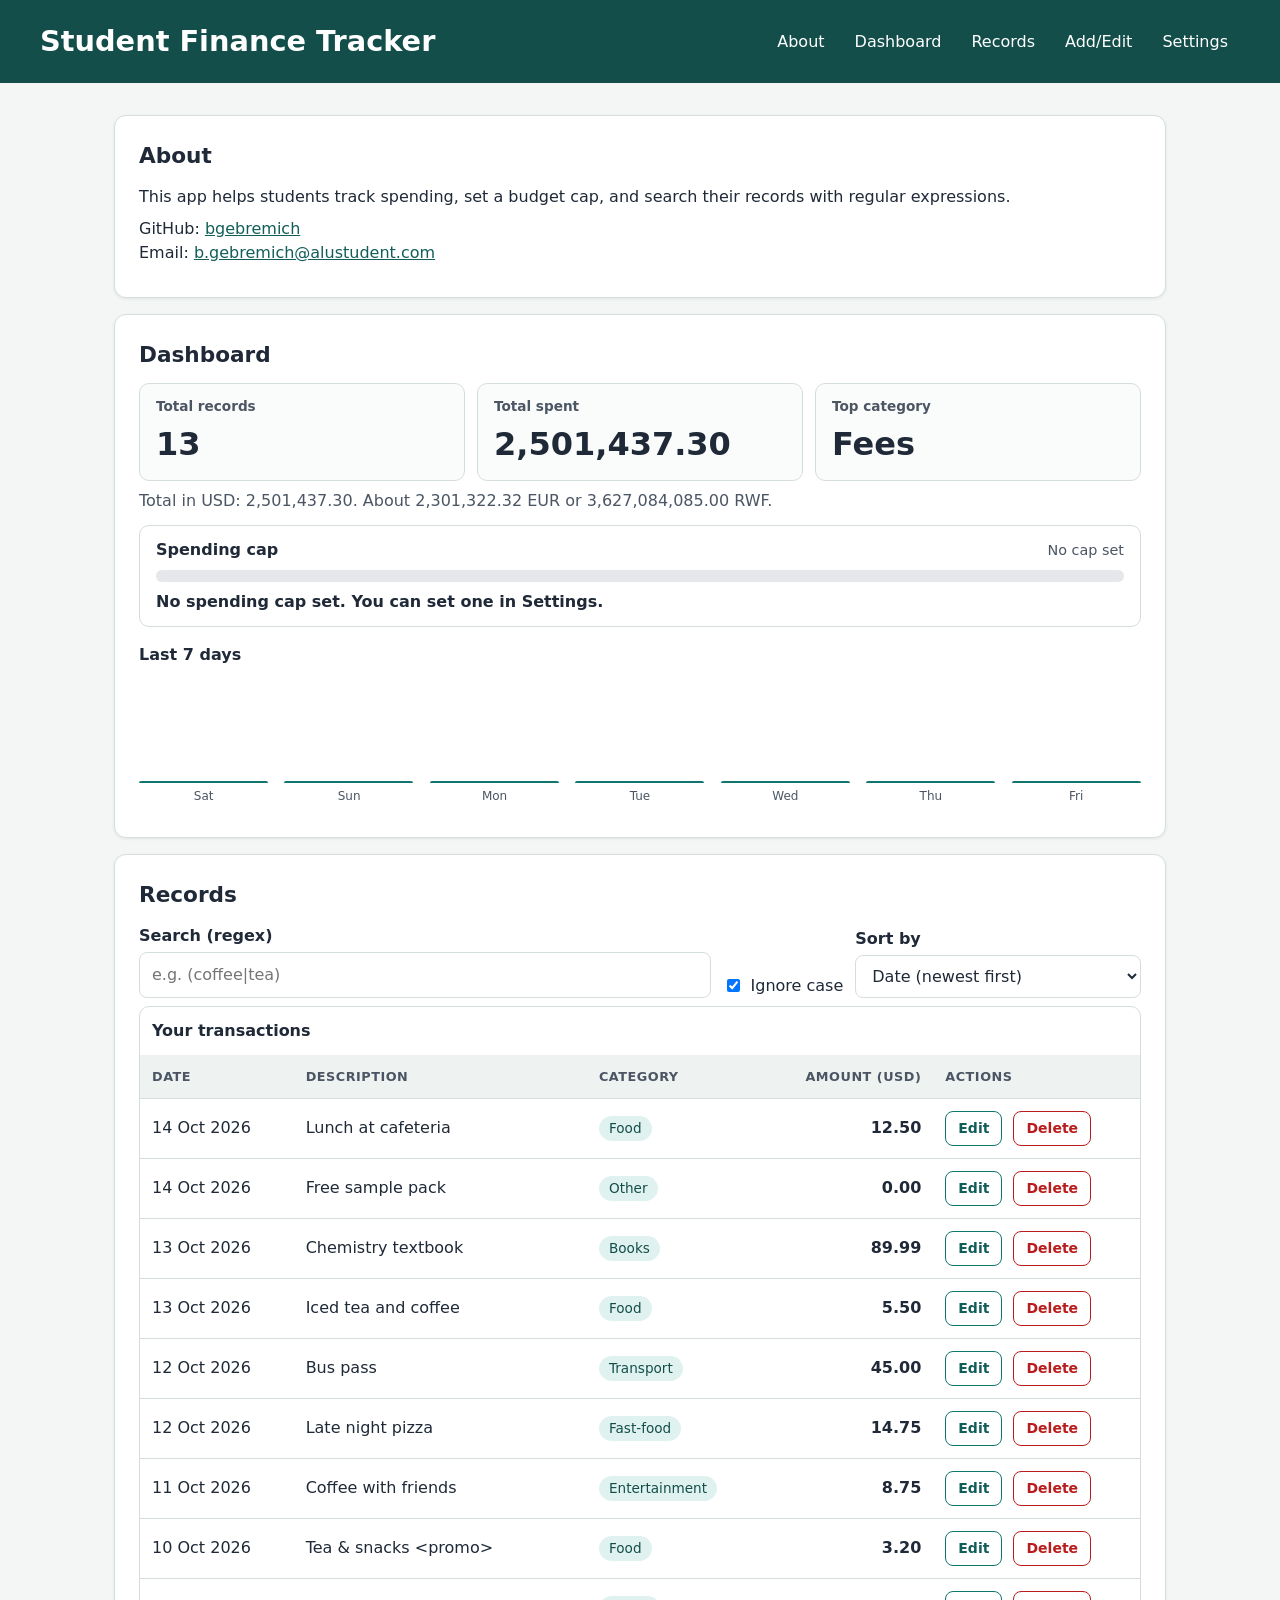
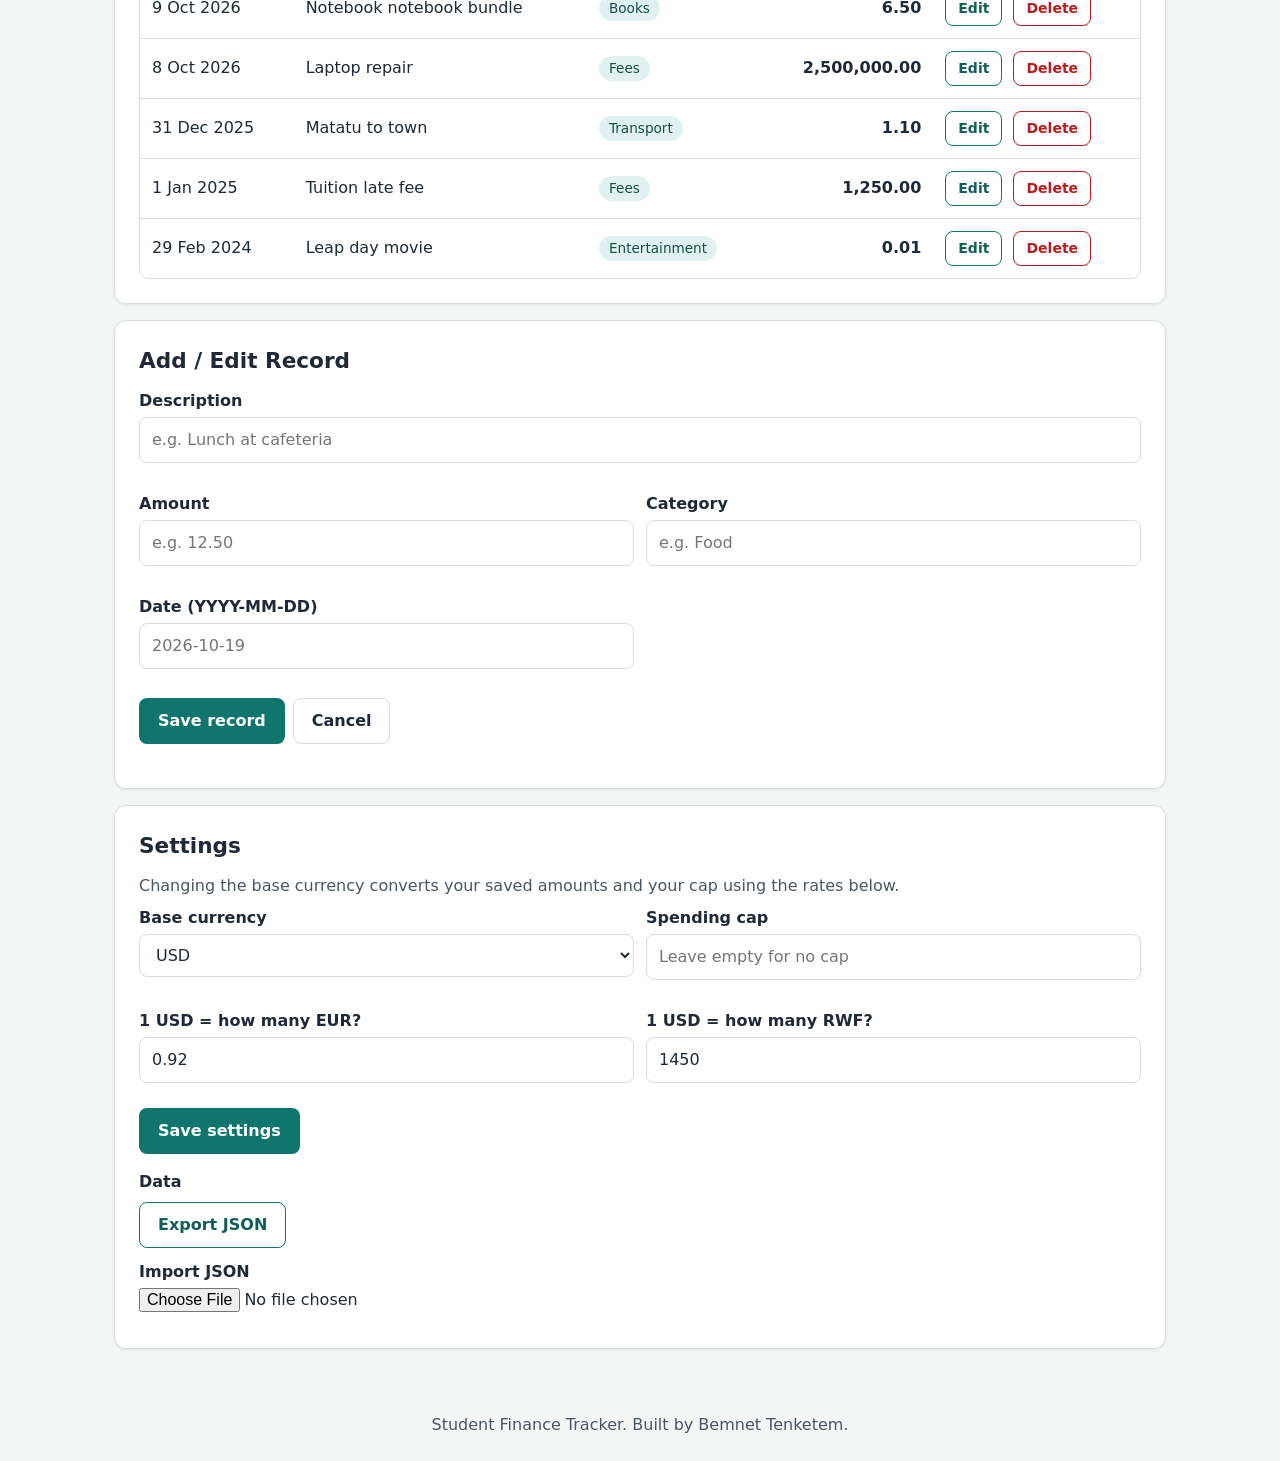
<file: index.html>
<!DOCTYPE html>
<html lang="en">
<head>
    <meta charset="UTF-8">
    <meta name="viewport" content="width=device-width, initial-scale=1.0">
    <title>Student Finance Tracker</title>
    <link rel="stylesheet" href="styles/main.css">
</head>
<body>
    <a href="#main" class="skip-link">Skip to content</a>

    <header>
        <h1>Student Finance Tracker</h1>
        <nav aria-label="Main navigation">
            <ul>
                <li><a href="#about">About</a></li>
                <li><a href="#dashboard">Dashboard</a></li>
                <li><a href="#records">Records</a></li>
                <li><a href="#form">Add/Edit</a></li>
                <li><a href="#settings">Settings</a></li>
            </ul>
        </nav>
    </header>

    <main id="main">

        <section id="about" aria-labelledby="about-title">
            <h2 id="about-title">About</h2>
            <p>This app helps students track spending, set a budget cap, and search their records with regular expressions.</p>
            <p>
                GitHub: <a href="https://github.com/bgebremich">bgebremich</a><br>
                Email: <a href="mailto:b.gebremich@alustudent.com">b.gebremich@alustudent.com</a>
            </p>
        </section>

        <section id="dashboard" aria-labelledby="dashboard-title">
            <h2 id="dashboard-title">Dashboard</h2>

            <div class="stats">
                <div class="stat-card">
                    <h3>Total records</h3>
                    <p id="stat-count">0</p>
                </div>
                <div class="stat-card">
                    <h3>Total spent</h3>
                    <p id="stat-sum">0.00</p>
                </div>
                <div class="stat-card">
                    <h3>Top category</h3>
                    <p id="stat-top">None</p>
                </div>
            </div>
            <p id="stat-converted" class="muted"></p>

            <div class="budget">
                <div class="budget-head">
                    <h3 id="budget-label">Spending cap</h3>
                    <span id="budget-numbers">No cap set</span>
                </div>
                <div class="progress" id="budget-bar" role="progressbar" aria-labelledby="budget-label"
                     aria-valuemin="0" aria-valuemax="100" aria-valuenow="0">
                    <div class="progress-fill" id="budget-fill"></div>
                </div>
                <p id="cap-message" aria-live="polite"></p>
            </div>

            <h3>Last 7 days</h3>
            <div id="trend" class="trend" role="img" aria-label="Spending over the last 7 days"></div>
        </section>

        <section id="records" aria-labelledby="records-title">
            <h2 id="records-title">Records</h2>

            <div class="controls">
                <div>
                    <label for="search-input">Search (regex)</label>
                    <input type="text" id="search-input" name="search" placeholder="e.g. (coffee|tea)">
                </div>
                <div class="check">
                    <input type="checkbox" id="case-toggle" name="case" checked>
                    <label for="case-toggle">Ignore case</label>
                </div>
                <div>
                    <label for="sort-select">Sort by</label>
                    <select id="sort-select" name="sort">
                        <option value="date-desc">Date (newest first)</option>
                        <option value="date-asc">Date (oldest first)</option>
                        <option value="desc-asc">Description (A to Z)</option>
                        <option value="desc-desc">Description (Z to A)</option>
                        <option value="amount-asc">Amount (low to high)</option>
                        <option value="amount-desc">Amount (high to low)</option>
                    </select>
                </div>
            </div>
            <p id="search-status" role="status"></p>

            <div class="table-wrap" tabindex="0" role="region" aria-label="Transactions table, scrolls sideways on small screens">
                <table>
                    <caption>Your transactions</caption>
                    <thead>
                        <tr>
                            <th scope="col">Date</th>
                            <th scope="col">Description</th>
                            <th scope="col">Category</th>
                            <th scope="col" class="num" id="amount-th">Amount</th>
                            <th scope="col">Actions</th>
                        </tr>
                    </thead>
                    <tbody id="records-body"></tbody>
                </table>
            </div>
        </section>

        <section id="form" aria-labelledby="form-title">
            <h2 id="form-title">Add / Edit Record</h2>
            <form id="record-form" novalidate>
                <input type="hidden" id="record-id" name="id">

                <div class="field wide">
                    <label for="description">Description</label>
                    <input type="text" id="description" name="description" placeholder="e.g. Lunch at cafeteria" required>
                    <span class="error" id="description-error"></span>
                </div>

                <div class="field">
                    <label for="amount">Amount</label>
                    <input type="text" id="amount" name="amount" inputmode="decimal" placeholder="e.g. 12.50" required>
                    <span class="error" id="amount-error"></span>
                </div>

                <div class="field">
                    <label for="category">Category</label>
                    <input type="text" id="category" name="category" list="category-list" placeholder="e.g. Food" required>
                    <datalist id="category-list">
                        <option value="Food">
                        <option value="Books">
                        <option value="Transport">
                        <option value="Entertainment">
                        <option value="Fees">
                        <option value="Other">
                    </datalist>
                    <span class="error" id="category-error"></span>
                </div>

                <div class="field">
                    <label for="date">Date (YYYY-MM-DD)</label>
                    <input type="text" id="date" name="date" placeholder="2026-10-19" required>
                    <span class="error" id="date-error"></span>
                </div>

                <div class="form-actions">
                    <button type="submit" id="save-btn">Save record</button>
                    <button type="button" id="cancel-btn" class="secondary">Cancel</button>
                </div>
                <p id="form-status" role="status"></p>
            </form>
        </section>

        <section id="settings" aria-labelledby="settings-title">
            <h2 id="settings-title">Settings</h2>
            <p class="muted">Changing the base currency converts your saved amounts and your cap using the rates below.</p>

            <div class="settings-grid">
                <div class="field">
                    <label for="base-currency">Base currency</label>
                    <select id="base-currency" name="baseCurrency">
                        <option value="USD">USD</option>
                        <option value="EUR">EUR</option>
                        <option value="RWF">RWF</option>
                    </select>
                </div>

                <div class="field">
                    <label for="cap-input">Spending cap</label>
                    <input type="text" id="cap-input" name="cap" inputmode="decimal" placeholder="Leave empty for no cap">
                    <span class="error" id="cap-error"></span>
                </div>

                <div class="field">
                    <label for="rate-eur">1 USD = how many EUR?</label>
                    <input type="text" id="rate-eur" name="rateEur" inputmode="decimal">
                </div>

                <div class="field">
                    <label for="rate-rwf">1 USD = how many RWF?</label>
                    <input type="text" id="rate-rwf" name="rateRwf" inputmode="decimal">
                </div>
            </div>
            <p id="currency-status" class="error" role="status"></p>

            <button type="button" id="save-settings-btn">Save settings</button>
            <p id="settings-status" role="status"></p>

            <h3>Data</h3>
            <div class="data-actions">
                <button type="button" id="export-btn" class="outline">Export JSON</button>
            </div>
            <div class="field">
                <label for="import-file">Import JSON</label>
                <input type="file" id="import-file" name="importFile" accept=".json">
            </div>
            <p id="data-status" role="status"></p>
        </section>

    </main>

    <footer>
        <p>Student Finance Tracker. Built by Bemnet Tenketem.</p>
    </footer>

    <script type="module" src="scripts/main.js"></script>
</body>
</html>
</file>
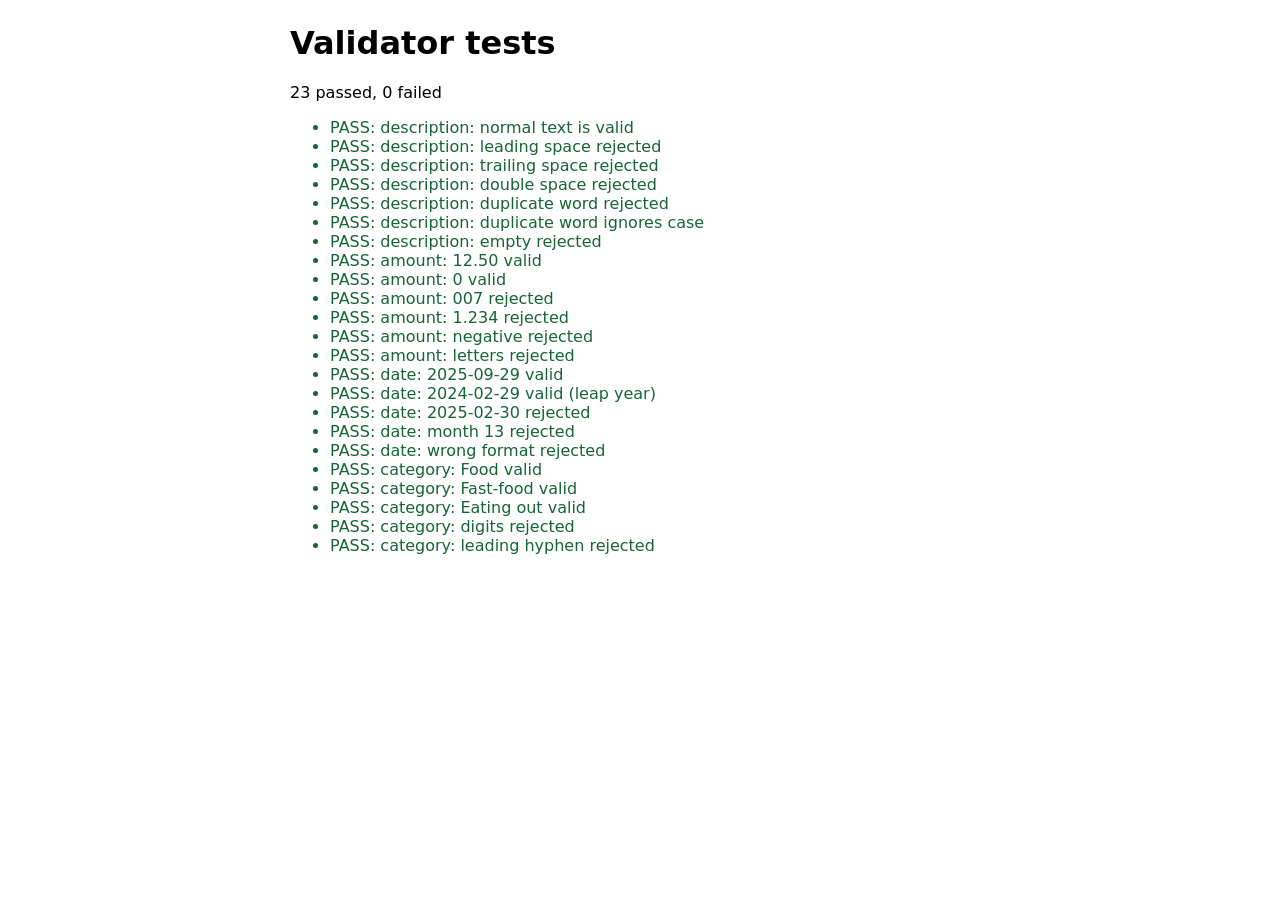
<file: tests.html>
<!DOCTYPE html>
<html lang="en">
<head>
    <meta charset="UTF-8">
    <meta name="viewport" content="width=device-width, initial-scale=1.0">
    <title>Validator tests</title>
    <style>
        body { font-family: system-ui, sans-serif; max-width: 700px; margin: 24px auto; padding: 0 16px; }
        .pass { color: #166534; }
        .fail { color: #b91c1c; font-weight: 700; }
    </style>
</head>
<body>
    <h1>Validator tests</h1>
    <p id="summary" role="status"></p>
    <ul id="results"></ul>

    <script type="module">
        import {
            validateDescription, validateAmount, validateDate, validateCategory
        } from './scripts/validators.js';

        const list = document.getElementById('results');
        let passed = 0;
        let failed = 0;

        function check(name, condition) {
            const li = document.createElement('li');
            li.textContent = (condition ? 'PASS: ' : 'FAIL: ') + name;
            li.className = condition ? 'pass' : 'fail';
            list.appendChild(li);
            condition ? passed++ : failed++;
        }

        const ok = msg => msg === '';

        // Description
        check('description: normal text is valid', ok(validateDescription('Lunch at cafeteria')));
        check('description: leading space rejected', !ok(validateDescription(' Lunch')));
        check('description: trailing space rejected', !ok(validateDescription('Lunch ')));
        check('description: double space rejected', !ok(validateDescription('Lunch  at')));
        check('description: duplicate word rejected', !ok(validateDescription('coffee coffee')));
        check('description: duplicate word ignores case', !ok(validateDescription('Coffee coffee')));
        check('description: empty rejected', !ok(validateDescription('')));

        // Amount
        check('amount: 12.50 valid', ok(validateAmount('12.50')));
        check('amount: 0 valid', ok(validateAmount('0')));
        check('amount: 007 rejected', !ok(validateAmount('007')));
        check('amount: 1.234 rejected', !ok(validateAmount('1.234')));
        check('amount: negative rejected', !ok(validateAmount('-5')));
        check('amount: letters rejected', !ok(validateAmount('abc')));

        // Date
        check('date: 2025-09-29 valid', ok(validateDate('2025-09-29')));
        check('date: 2024-02-29 valid (leap year)', ok(validateDate('2024-02-29')));
        check('date: 2025-02-30 rejected', !ok(validateDate('2025-02-30')));
        check('date: month 13 rejected', !ok(validateDate('2025-13-01')));
        check('date: wrong format rejected', !ok(validateDate('29/09/2025')));

        // Category
        check('category: Food valid', ok(validateCategory('Food')));
        check('category: Fast-food valid', ok(validateCategory('Fast-food')));
        check('category: Eating out valid', ok(validateCategory('Eating out')));
        check('category: digits rejected', !ok(validateCategory('Food2')));
        check('category: leading hyphen rejected', !ok(validateCategory('-Food')));

        document.getElementById('summary').textContent =
            passed + ' passed, ' + failed + ' failed';
    </script>
</body>
</html>
</file>
<file: styles/main.css>
:root {
    --bg: #f3f6f5;
    --card: #ffffff;
    --text: #1f2937;
    --muted: #4b5563;
    --primary: #0f766e;
    --primary-dark: #115e59;
    --header: #134e4a;
    --danger: #b91c1c;
    --warn: #b45309;
    --border: #d5dedc;
    --chip: #e0f2ef;
    --radius: 12px;
    --shadow: 0 1px 3px rgba(15, 23, 42, 0.08);
}

* { box-sizing: border-box; }

body {
    margin: 0;
    font-family: system-ui, -apple-system, "Segoe UI", sans-serif;
    line-height: 1.5;
    color: var(--text);
    background: var(--bg);
}

h2 { margin: 0 0 12px; font-size: 1.35rem; }
h3 { margin: 16px 0 8px; font-size: 1rem; }
p { margin: 0 0 8px; }
a { color: var(--primary-dark); }
.muted { color: var(--muted); }

:focus-visible { outline: 3px solid #1d4ed8; outline-offset: 2px; }
header :focus-visible { outline-color: #fde68a; }

.skip-link {
    position: absolute;
    left: 8px;
    top: -60px;
    background: var(--header);
    color: #fff;
    padding: 8px 12px;
    border-radius: 8px;
    z-index: 10;
}
.skip-link:focus { top: 8px; }


header { background: var(--header); color: #fff; padding: 16px; }
header h1 { margin: 0 0 8px; font-size: 1.4rem; }

nav ul {
    list-style: none;
    margin: 0;
    padding: 0;
    display: flex;
    flex-wrap: wrap;
    gap: 6px;
}
nav a {
    display: inline-block;
    color: #fff;
    text-decoration: none;
    padding: 6px 12px;
    border-radius: 999px;
    transition: background 0.2s ease;
}
nav a:hover { background: rgba(255, 255, 255, 0.18); }


main { padding: 16px; max-width: 1100px; margin: 0 auto; }

main section {
    background: var(--card);
    border: 1px solid var(--border);
    border-radius: var(--radius);
    box-shadow: var(--shadow);
    padding: 16px;
    margin-bottom: 16px;
    animation: fadeUp 0.4s ease both;
}

footer { text-align: center; padding: 16px; color: var(--muted); }


.stats { display: grid; gap: 12px; margin-bottom: 8px; }
.stat-card {
    border: 1px solid var(--border);
    border-radius: 10px;
    padding: 12px 16px;
    background: #fafcfb;
}
.stat-card h3 { margin: 0; font-size: 0.85rem; color: var(--muted); font-weight: 600; }
.stat-card p { margin: 4px 0 0; font-size: 1.5rem; font-weight: 700; }

.budget {
    border: 1px solid var(--border);
    border-radius: 10px;
    padding: 12px 16px;
    margin: 12px 0;
}
.budget-head {
    display: flex;
    justify-content: space-between;
    align-items: baseline;
    flex-wrap: wrap;
    gap: 4px;
}
.budget-head h3 { margin: 0; }
#budget-numbers { color: var(--muted); font-size: 0.9rem; }

.progress {
    height: 12px;
    background: #e5e7eb;
    border-radius: 999px;
    overflow: hidden;
    margin: 8px 0;
}
.progress-fill {
    height: 100%;
    width: 0;
    border-radius: 999px;
    background: var(--primary);
    transition: width 0.5s ease, background-color 0.3s ease;
}
.progress-fill.warn { background: var(--warn); }
.progress-fill.over { background: var(--danger); }

#cap-message { margin: 0; font-weight: 600; }
#cap-message.under { color: #166534; }
#cap-message.over { color: var(--danger); }

.trend { display: flex; gap: 8px; padding: 8px 0; }
.bar-col { flex: 1; display: flex; flex-direction: column; align-items: center; gap: 4px; }
.bar-area { height: 100px; width: 100%; display: flex; align-items: flex-end; }
.bar {
    width: 100%;
    min-height: 2px;
    background: var(--primary);
    border-radius: 6px 6px 0 0;
    transform-origin: bottom;
    animation: grow 0.5s ease both;
}
.bar-label { font-size: 0.75rem; color: var(--muted); }


label { display: block; font-weight: 600; margin-bottom: 4px; }

input[type="text"], select {
    width: 100%;
    padding: 10px 12px;
    border: 1px solid var(--border);
    border-radius: 8px;
    background: #fff;
    color: inherit;
    font: inherit;
}
input[type="file"] { font: inherit; }

.field { margin-bottom: 12px; }
.check { display: flex; align-items: center; gap: 8px; }
.check label { display: inline; margin: 0; font-weight: 500; }

.error { display: block; min-height: 1.2em; color: var(--danger); font-size: 0.875rem; }
input.invalid { border-color: var(--danger); background: #fef2f2; }

.controls { display: grid; gap: 12px; margin-bottom: 8px; }

#record-form { display: grid; gap: 12px; }
#record-form .field, .settings-grid .field { margin: 0; }
.settings-grid { display: grid; gap: 12px; }
.form-actions { display: flex; gap: 8px; flex-wrap: wrap; }
.data-actions { margin-bottom: 12px; }


button {
    font: inherit;
    font-weight: 600;
    padding: 10px 18px;
    border: 1px solid transparent;
    border-radius: 8px;
    background: var(--primary);
    color: #fff;
    cursor: pointer;
    transition: background 0.2s ease, transform 0.1s ease;
}
button:hover { background: var(--primary-dark); }
button:active { transform: scale(0.97); }
button.outline { background: #fff; color: var(--primary-dark); border-color: var(--primary); }
button.outline:hover { background: var(--chip); }
button.danger-outline { background: #fff; color: var(--danger); border-color: var(--danger); }
button.danger-outline:hover { background: #fee2e2; }
button.secondary { background: #fff; color: var(--text); border-color: var(--border); }
button.secondary:hover { background: #f1f5f9; }
button.small { padding: 6px 12px; font-size: 0.875rem; }


.table-wrap { overflow-x: auto; border: 1px solid var(--border); border-radius: 10px; }
table { width: 100%; border-collapse: collapse; min-width: 640px; }
caption { text-align: left; font-weight: 700; padding: 12px; }

th, td {
    padding: 12px;
    text-align: left;
    border-bottom: 1px solid var(--border);
    white-space: nowrap;
}
th {
    background: #eef3f2;
    font-size: 0.8rem;
    text-transform: uppercase;
    letter-spacing: 0.04em;
    color: var(--muted);
}
td:nth-child(2) { white-space: normal; min-width: 180px; }
th.num, td.num { text-align: right; font-variant-numeric: tabular-nums; }
td.num { font-weight: 600; }
tbody tr { transition: background 0.15s ease; }
tbody tr:hover { background: #f6faf9; }
tbody tr:last-child td { border-bottom: 0; }
td.actions button + button { margin-left: 6px; }

tr.cap-row td { background: #fef3c7; }

.chip {
    display: inline-block;
    background: var(--chip);
    color: #134e4a;
    padding: 2px 10px;
    border-radius: 999px;
    font-size: 0.85rem;
}
.badge {
    display: inline-block;
    background: var(--warn);
    color: #fff;
    font-size: 0.75rem;
    font-weight: 600;
    padding: 2px 8px;
    border-radius: 4px;
    margin-left: 8px;
}

mark { background: #fde68a; color: #1f2937; padding: 0 2px; border-radius: 2px; }


@keyframes fadeUp {
    from { opacity: 0; transform: translateY(8px); }
    to   { opacity: 1; transform: none; }
}
@keyframes grow {
    from { transform: scaleY(0); }
    to   { transform: scaleY(1); }
}


@media (min-width: 768px) {
    header {
        display: flex;
        justify-content: space-between;
        align-items: center;
        padding: 16px 24px;
    }
    header h1 { margin: 0; }
    main { padding: 24px; }
    main section { padding: 24px; }
    .stats { grid-template-columns: repeat(3, 1fr); }
    .controls { grid-template-columns: 2fr auto 1fr; align-items: end; }
    #record-form, .settings-grid { grid-template-columns: 1fr 1fr; }
    #record-form .wide, .form-actions, #form-status { grid-column: 1 / -1; }
}


@media (min-width: 1024px) {
    header { padding: 20px 40px; }
    header h1 { font-size: 1.8rem; }
    main { padding: 32px 24px; }
    .stat-card p { font-size: 2rem; }
    .trend { gap: 16px; }
}

@media (prefers-reduced-motion: reduce) {
    * { animation: none !important; transition: none !important; }
}
</file>
